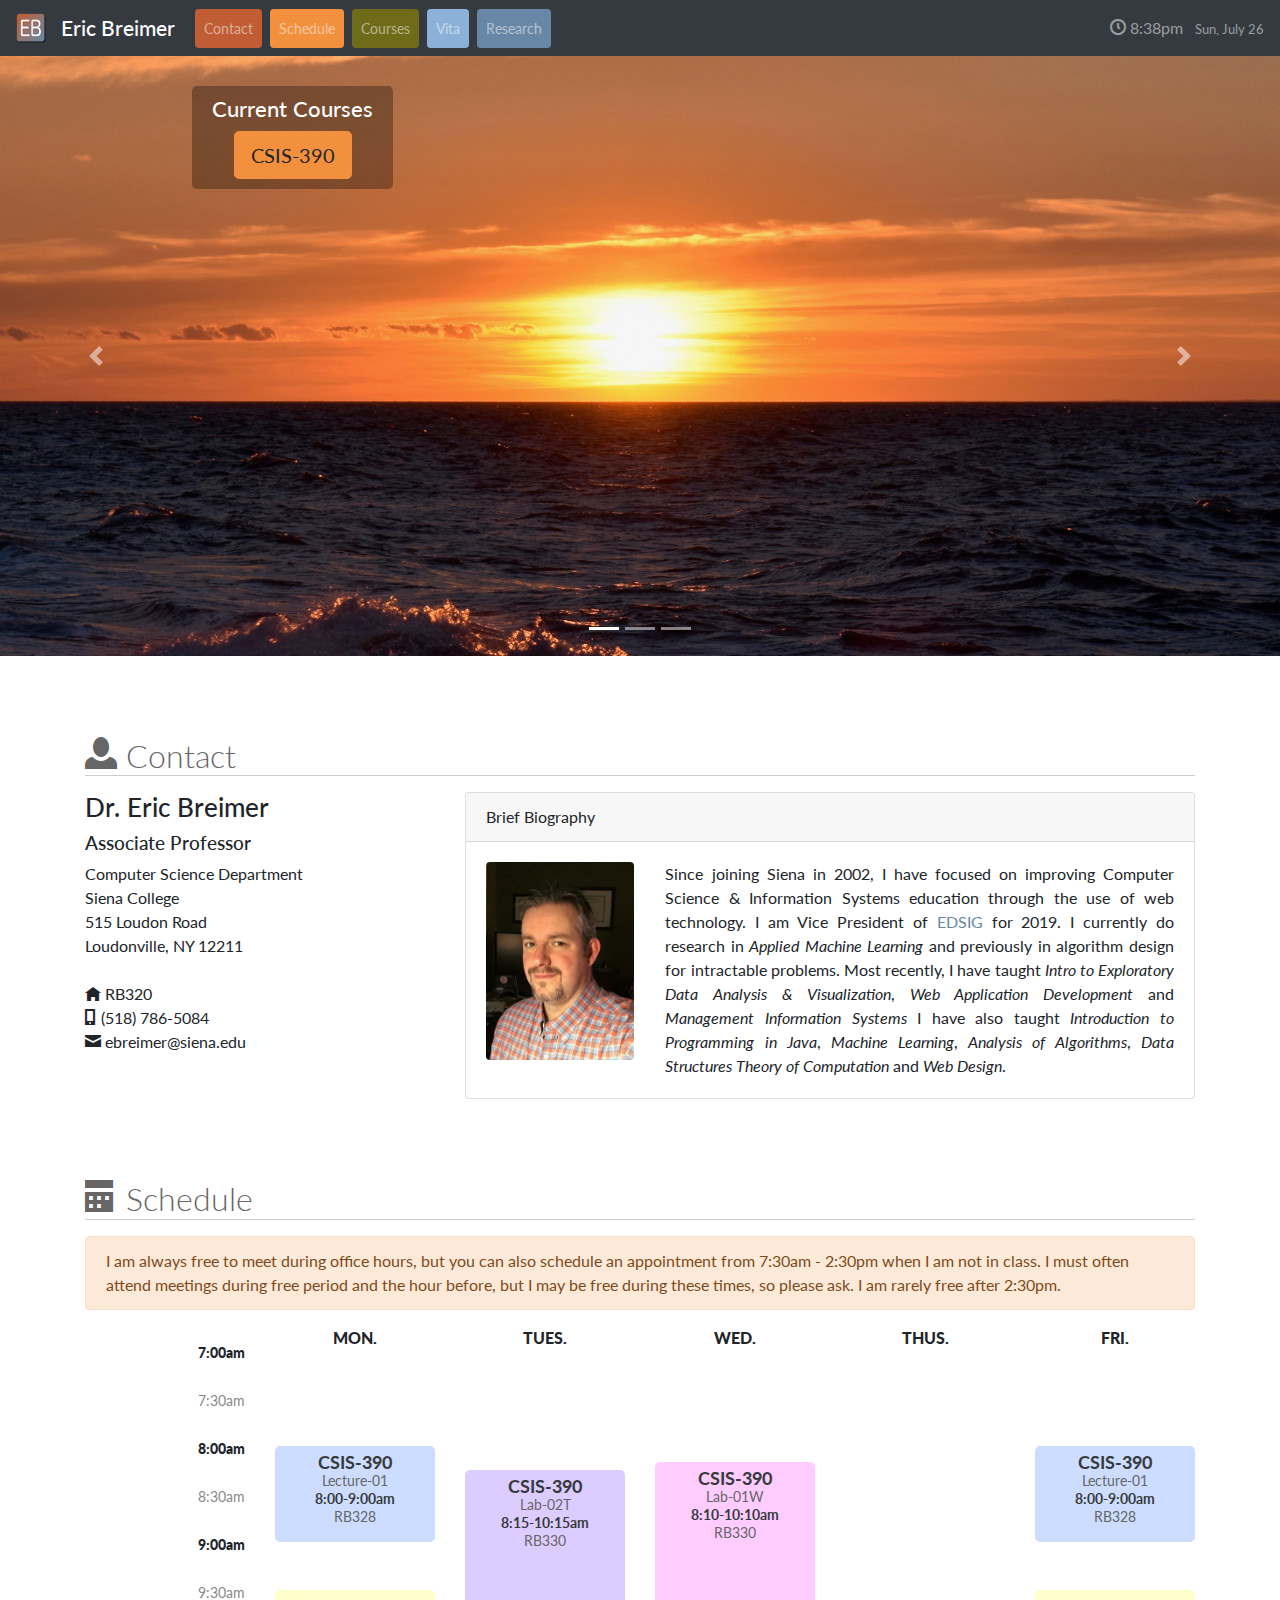
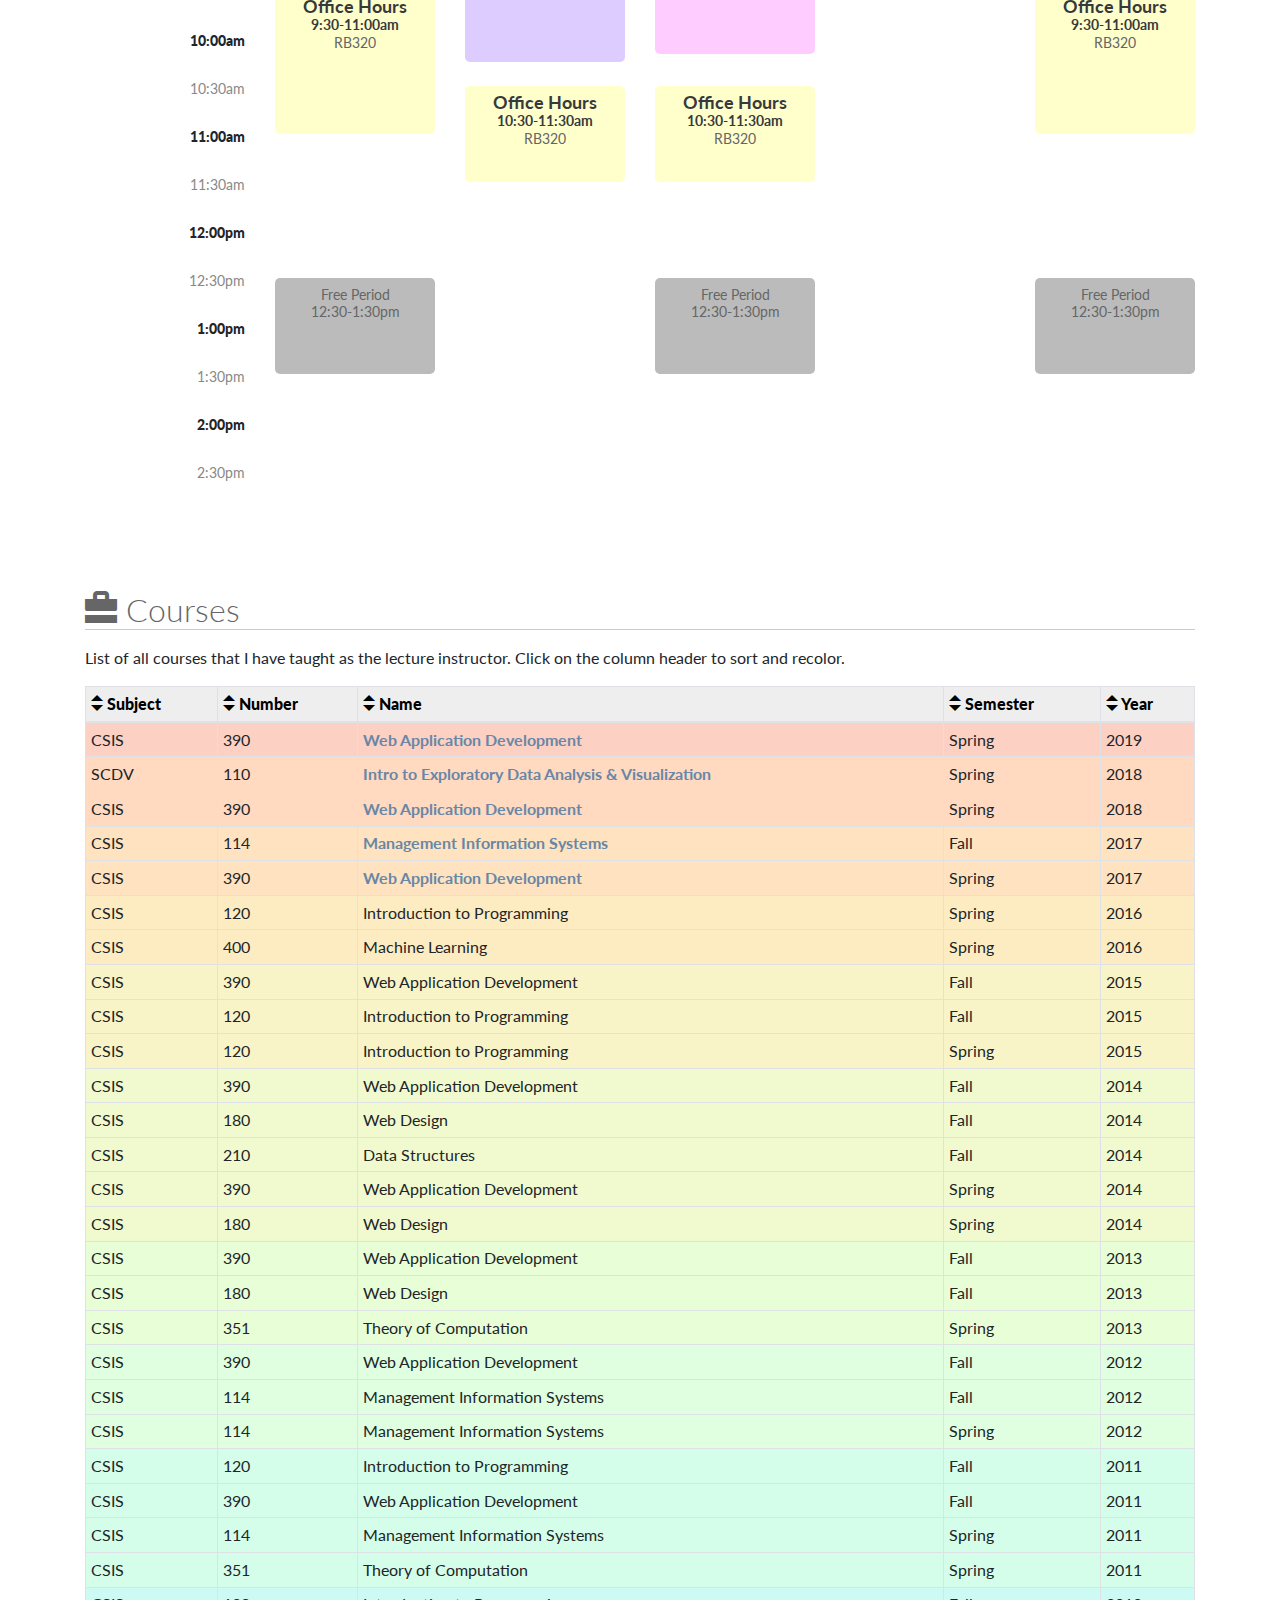
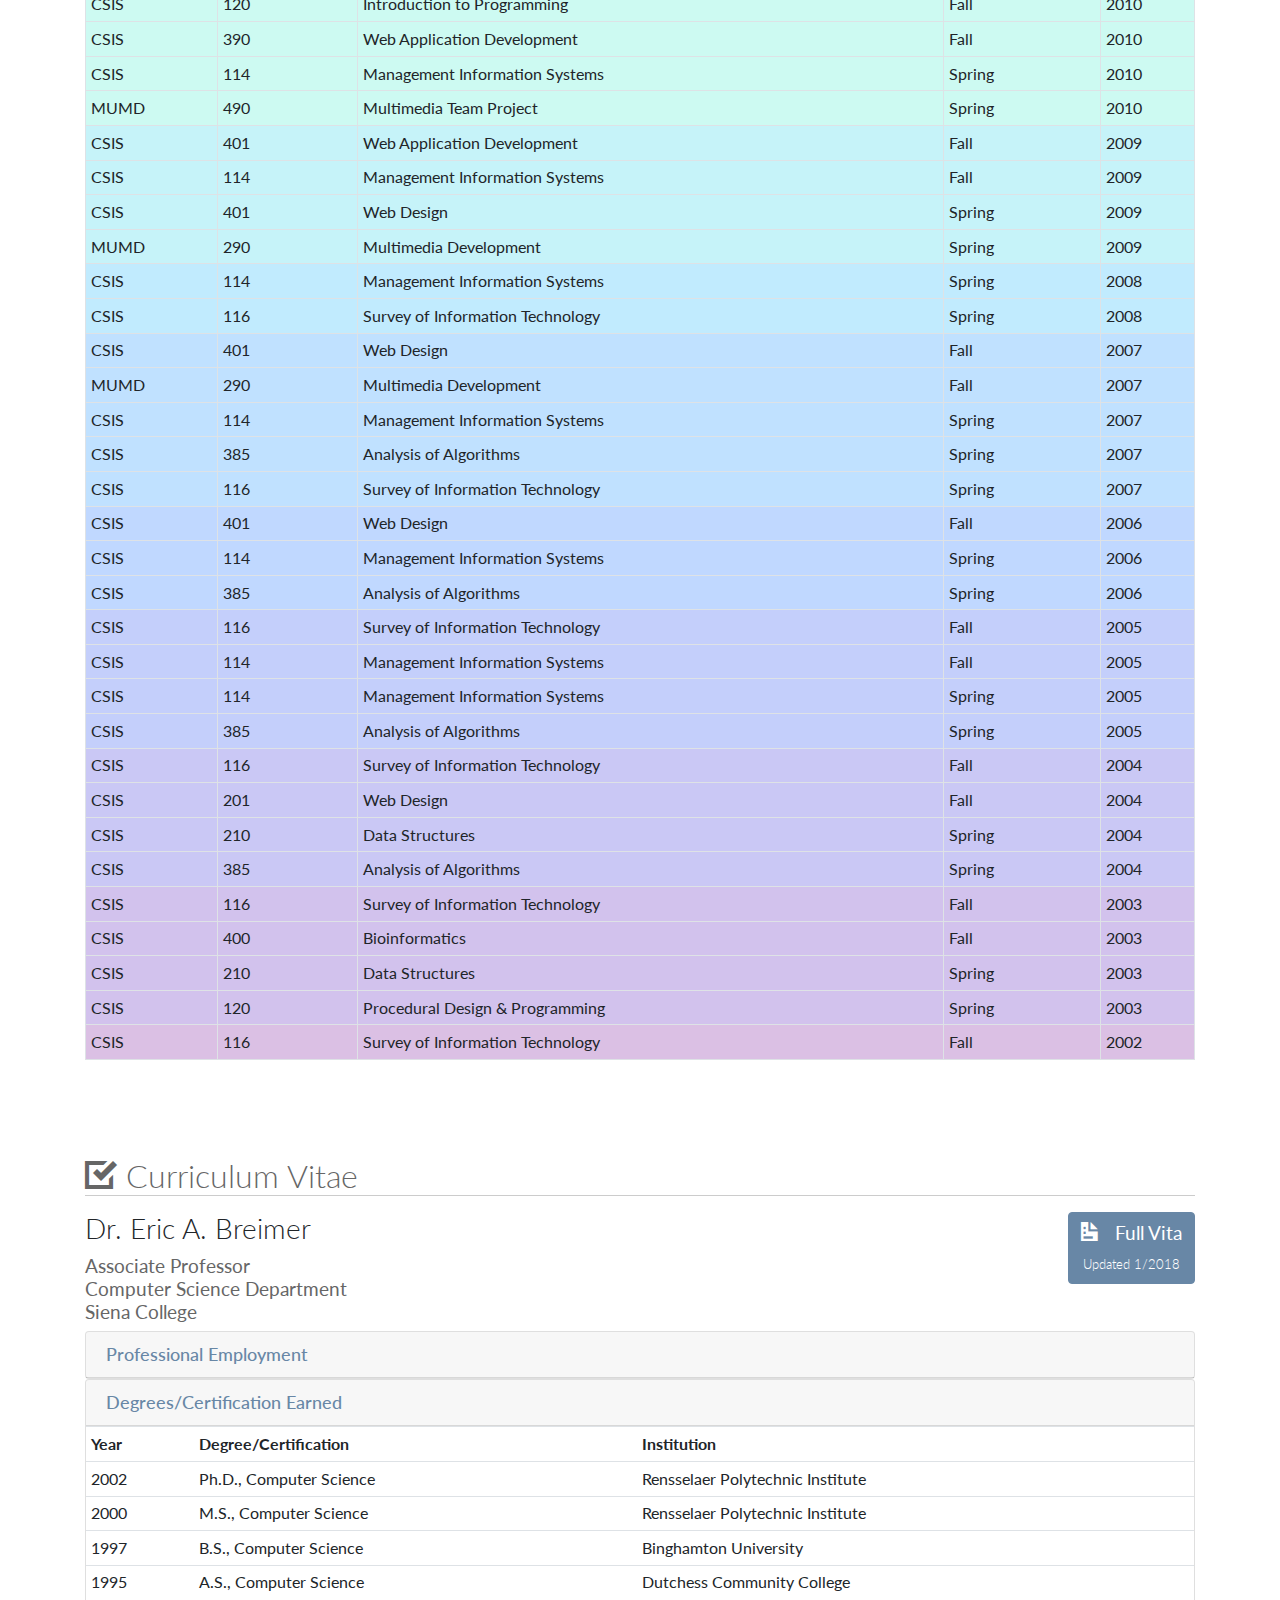
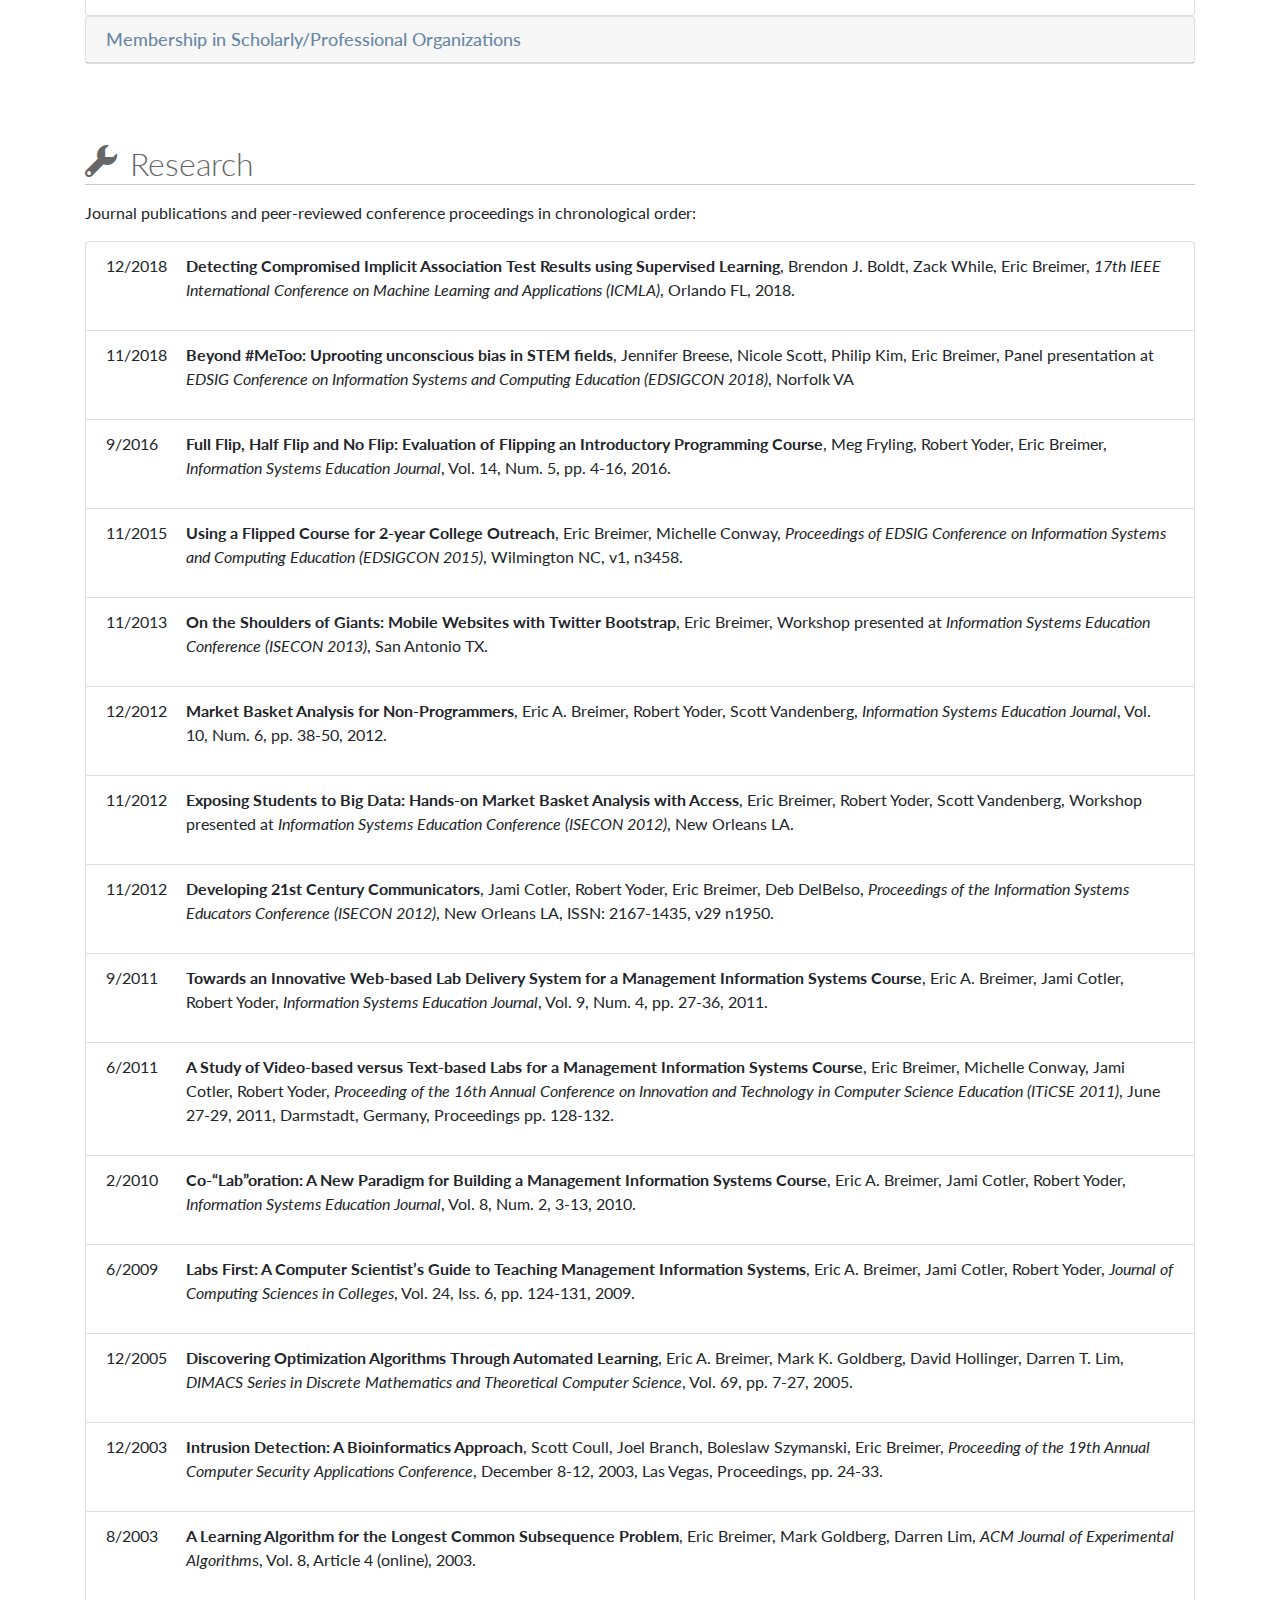
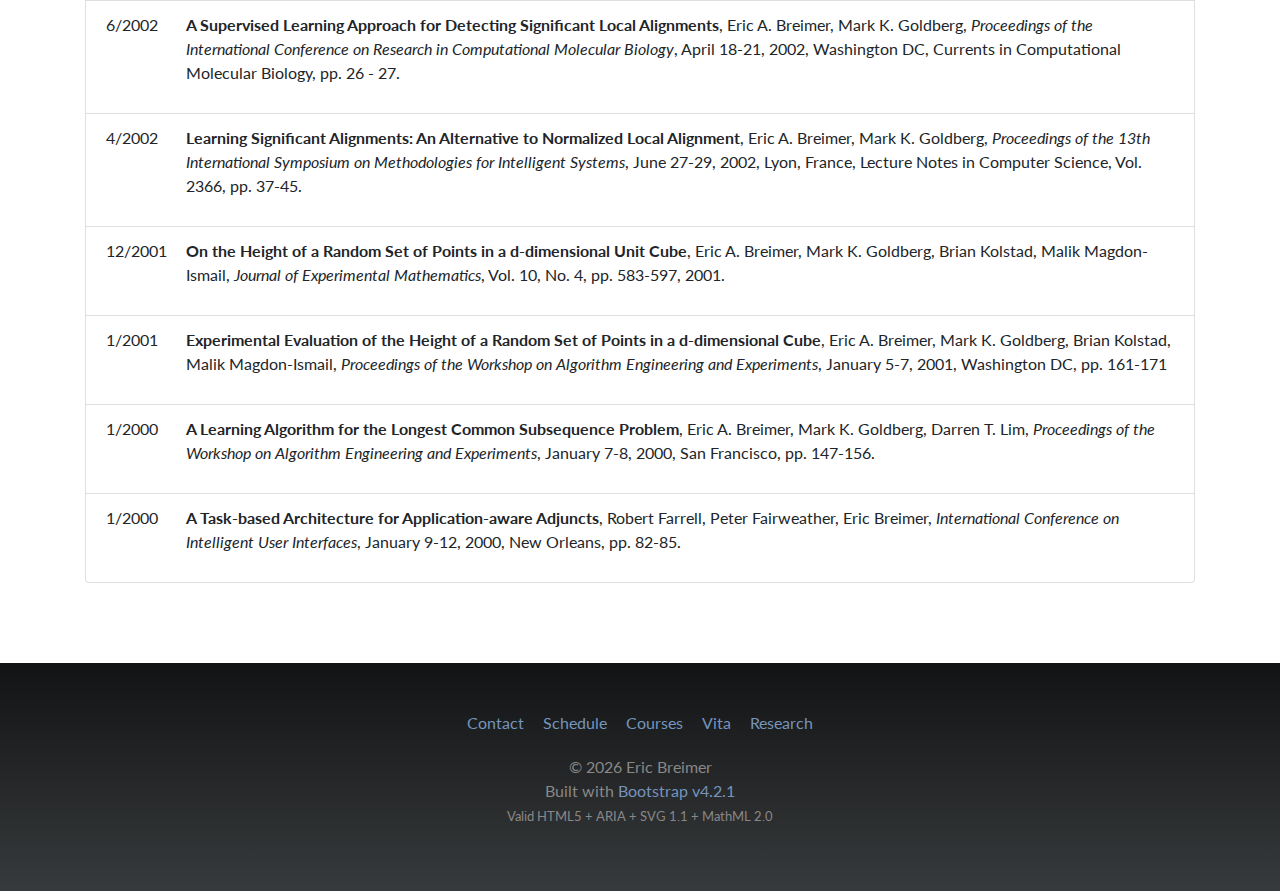
<file: index.html>
<!DOCTYPE html>
<html lang="en">
	 <!-- - - - - - - - - - - head - - - - - - - - - - -->
  <head>
    <meta charset="utf-8">
    <meta name="viewport" content="width=device-width, initial-scale=1, shrink-to-fit=no">
		<title>Eric Breimer</title>
		<link rel="icon" href="img/favicon.png?v=1.1">
    <!-- Bootstrap CSS -->
    <link rel="stylesheet" href="css/styles.css">
		<!-- Fonts -->
		<link rel="stylesheet" href="https://fonts.googleapis.com/css?family=Lato:100,300,400,700,900" >
		<link rel="stylesheet" href="css/open-iconic-bootstrap.css">
  </head>
	<!-- - - - - - - - - - - body - - - - - - - - - - -->
  <body data-spy="scroll" data-target="#main-navbar">
		<!-- - - - - - - - - - - nav - - - - - - - - - - -->
		<nav id="main-navbar" class="navbar navbar-expand-md fixed-top navbar-dark bg-dark">
		  <a class="navbar-brand" href="index.html">
      	<img src="img/favicon.png" width="30" height="30" class="d-inline-block align-top" alt="EB">
        &nbsp; <h1 class="navbar-title">Eric Breimer</h1>
      </a>
		  <button class="navbar-toggler" type="button" data-toggle="collapse" data-target="#navbar-menu" aria-controls="navbar-menu" aria-expanded="false" aria-label="Toggle navigation">
		    <span class="navbar-toggler-icon"></span>
		  </button>
		  <div class="collapse navbar-collapse" id="navbar-menu">
		    <ul class="navbar-nav mr-auto" role="tablist">
          <li class="nav-item"><a class="nav-link btn btn-sm btn-danger" href="#contact">Contact</a></li>
          <li class="nav-item"><a class="nav-link btn btn-sm btn-warning" href="#schedule">Schedule</a></li>
          <li class="nav-item"><a class="nav-link btn btn-sm btn-success" href="#courses">Courses</a></li>
          <li class="nav-item"><a class="nav-link btn btn-sm btn-info" href="#vita">Vita</a></li>
					<li class="nav-item"><a class="nav-link btn btn-sm btn-primary" href="#research">Research</a></li>          
		    </ul>
		    <div class="navbar-text float-right">
      		<span class="oi oi-clock"></span> <span id="time-day"></span>
      	</div> 
		  </div>  
    </nav> <!-- /navbar -->
		<!-- - - - - - - - - - - carousel - - - - - - - - - - -->
		<div id="main-carousel" class="carousel slide" data-ride="carousel">
		  <ol class="carousel-indicators">
		    <li data-target="#main-carousel" data-slide-to="0" class="active"></li>
		    <li data-target="#main-carousel" data-slide-to="1"></li>
		    <li data-target="#main-carousel" data-slide-to="2"></li>
		  </ol>
		  <div class="carousel-inner" role="listbox">
		    <div class="carousel-item active item1">
		      <div class="container">
			      <div class="carousel-caption">
              <h2>Current Courses</h2>
              <a class="btn btn-lg btn-warning" href="http://breimer.sienacs.com/courses/csis-390-s19/" role="button">CSIS-390</a>
            </div>
          </div>
		    </div>
		    <div class="carousel-item item2">
		      <div class="container">
            <div class="carousel-caption">
              <h2>Office Hours</h2>
              <a class="btn btn-lg btn-success" href="#schedule" role="button">See Schedule</a>
            </div>
          </div>
		    </div>
		    <div class="carousel-item item3">
		      <div class="container">
            <div class="carousel-caption">
              <h2>Recent Work</h2>
              <a class="btn btn-lg btn-info" href="#research" role="button">See Research</a>
            </div>
          </div>
		    </div>
		  </div>
		  <a class="carousel-control-prev" href="#main-carousel" role="button" data-slide="prev">
		    <span class="carousel-control-prev-icon" aria-hidden="true"></span>
		    <span class="sr-only">Previous</span>
		  </a>
		  <a class="carousel-control-next" href="#main-carousel" role="button" data-slide="next">
		    <span class="carousel-control-next-icon" aria-hidden="true"></span>
		    <span class="sr-only">Next</span>
		  </a>
		</div> <!-- /carousel -->
		<!-- - - - - - - - - - - main container - - - - - - - - - - -->
		<div class="container">
			
			<!-- - - - - - - - - - - contact section - - - - - - - - - - -->
			<h2 id="contact" class="main-section"><span class="oi oi-person"></span> Contact</h2>
			<div class="row">
		    <div class="col-xl-4 col-lg-4 col-md-12">
				  <div class="row">
						<div class="col-xl-12 col-lg-9 col-md-8 col-sm-7 col-12">
					    <h3 class="contact-name">Dr. Eric Breimer</h3>
					    <h4 class="contact-title">Associate Professor</h4>
					    <p>	Computer Science Department<br>
					    		Siena College<br>
					    		515 Loudon Road<br>
					    		Loudonville, NY 12211<br>
					    		<br>
					    		<span class="oi oi-home"></span> 							RB320<br>
					    		<span class="oi oi-phone"></span> 						(518) 786-5084<br>
					    		<span class="oi oi-envelope-closed"></span> 	ebreimer@siena.edu
					    </p>
						  <img src="img/ebreimer2.jpg" class="img-thumbnail d-block d-sm-none img-fluid" alt="Eric Breimer">  
						</div>		
						<div class="col-xl-9 col-lg-3 col-md-4 col-sm-5 col-4 d-none d-sm-block d-lg-none">
				    	<img src="img/ebreimer1.jpg" class="img-fluid img-thumbnail" alt="Eric Breimer">
						</div>
				  </div> <!-- row -->					  
		    </div> <!-- /col -->		
		    <div class="col-xl-8 col-lg-8 col-md-12">
		      <div class="card">
					  <div class="card-header">
					    Brief Biography
					  </div>
		      	<div class="card-body">
						  <div class="row">
								<div class="col-xl-3 col-lg-4 d-none d-lg-block bio-image">
									<img src="img/ebreimer1.jpg" class="img-fluid rounded" alt="Eric Breimer">
								</div>
								<div class="col-xl-9 col-lg-8 col-md-12">
						    	<p class="card-text biography">
						    		Since joining Siena in 2002, I have focused on
						    		improving Computer Science & Information Systems education 
										through the use of web technology.
										I am Vice President of <a href="http://www.edsig.org/">EDSIG</a> for 2019.
										I currently do research in <i>Applied Machine Learning</i> and previously in
										algorithm design for intractable problems.  
										Most recently, I have taught 
										<i>Intro to Exploratory Data Analysis & Visualization</i>, 
										<i>Web Application Development</i> and
										<i>Management Information Systems</i>
										I have also taught
										<i>Introduction to Programming in Java</i>,
										<i>Machine Learning</i>, 
										<i>Analysis of Algorithms</i>, 
										<i>Data Structures</i>
										<i>Theory of Computation</i> and 
										<i>Web Design</i>. 
										
							    </p>
								</div>
						  </div>
		      	</div>
					</div> <!-- /card -->
		    </div> <!-- /col -->
		  </div> <!-- /row -->
		  

		  <!-- - - - - - - - - - - Schedule - - - - - - - - - - -->
			<h2 id="schedule" class="main-section"><span class="oi oi-calendar"></span> Schedule</h2>
			
			<p class="alert alert-warning">I am always free to meet during office hours, but you can also
			schedule an appointment from 7:30am - 2:30pm when I am not in class. 
			I must often attend meetings during free period and the hour before,
			but I may be free during these times, so please ask.
			I am rarely free after 2:30pm.
			</p>			
			<div class="row my-schedule">

				<!-- Time -->
				<div class="col-sm-2">
					<div class="time" style="height: 1rem"></div>
					<div class="hour" style="height: 3rem">7:00am</div>
					<div class="half" style="height: 3rem">7:30am</div>
					<div class="hour" style="height: 3rem">8:00am</div>
					<div class="half" style="height: 3rem">8:30am</div>
					<div class="hour" style="height: 3rem">9:00am</div>
					<div class="half" style="height: 3rem">9:30am</div>
					<div class="hour" style="height: 3rem">10:00am</div>
					<div class="half" style="height: 3rem">10:30am</div>
					<div class="hour" style="height: 3rem">11:00am</div>
					<div class="half" style="height: 3rem">11:30am</div>
					<div class="hour" style="height: 3rem">12:00pm</div>
					<div class="half" style="height: 3rem">12:30pm</div>
					<div class="hour" style="height: 3rem">1:00pm</div>
					<div class="half" style="height: 3rem">1:30pm</div>
					<div class="hour" style="height: 3rem">2:00pm</div>
					<div class="half" style="height: 3rem">2:30pm</div>
				</div>
					
				<!-- Monday -->
				<div class="col-sm-2">
					<div class="day">Mon.</div>

					<div class="free" style="height: 6rem"></div>
										
					<div class="item course-1">
					 	<a href="courses/scdv-110-f18/"><b>CSIS-390</b></a><br>
					 	<i>Lecture-01</i><br>
					 	<u>8:00-9:00am</u><br>
					 	RB328
					</div>
					
					<div class="free" style="height: 3rem"></div>
						
					<div class="item office" style="height: 9rem">
					 	<b>Office Hours</b><br>
					 	<u>9:30-11:00am</u><br>
					 	RB320
					</div>
					
					<div class="free" style="height: 9rem"></div>
					
					<div class="item free-period" style="height: 6rem">
					 	Free Period<br>
					  12:30-1:30pm
					</div>																		
				</div> <!-- /col  -->
				
				<!-- Tuesday -->
				<div class="col-sm-2">
					<div class="day">Tues.</div>
					
					<div class="free" style="height: 7.5rem"></div>
					
					<div class="item course-2">
					 	<a href="courses/scdv-110-f18/"><b>CSIS-390</b></a><br>
					 	<i>Lab-02T</i><br>
					 	<u>8:15-10:15am</u><br>
					 	RB330
					</div>
					
					<div class="free" style="height: 1.5rem"></div>
						
					<div class="item office" style="height: 6rem">
					 	<b>Office Hours</b><br>
					 	<u>10:30-11:30am</u><br>
					 	RB320
					</div>
				</div> <!-- /col -->
				
				<!-- Wednesday -->
				<div class="col-sm-2">
					<div class="day">Wed.</div>
						
					<div class="free" style="height: 7rem"></div>
					
					<div class="item course-3">
					 	<a href="courses/scdv-110-f18/"><b>CSIS-390</b></a><br>
					 	<i>Lab-01W</i><br>
					 	<u>8:10-10:10am</u><br>
					 	RB330
					</div>
					
					<div class="free" style="height: 2rem"></div>
						
					<div class="item office" style="height: 6rem">
					 	<b>Office Hours</b><br>
					 	<u>10:30-11:30am</u><br>
					 	RB320
					</div>
					
					<div class="free" style="height: 6rem"></div>
					
					<div class="item free-period" style="height: 6rem">
					 	Free Period<br>
					  12:30-1:30pm
					</div>																		
				</div> <!-- /col -->
				
				<!-- Thursday -->
				<div class="col-sm-2">
					<div class="day">Thus.</div>
				</div> <!-- /col -->
				
				<!-- Friday -->
				<div class="col-sm-2">
					<div class="day">Fri.</div>

					<div class="free" style="height: 6rem"></div>
	
					<div class="item course-1">
					 	<a href="courses/scdv-110-f18/"><b>CSIS-390</b></a><br>
					 	<i>Lecture-01</i><br>
					 	<u>8:00-9:00am</u><br>
					 	RB328
					</div>
					
					<div class="free" style="height: 3rem"></div>
						
					<div class="item office" style="height: 9rem">
					 	<b>Office Hours</b><br>
					 	<u>9:30-11:00am</u><br>
					 	RB320
					</div>
					
					<div class="free" style="height: 9rem"></div>
					
					<div class="item free-period" style="height: 6rem">
					 	Free Period<br>
					  12:30-1:30pm
					</div>																												
				</div> <!-- /col -->
			</div> <!-- /row -->
		  
					  
		  <!-- - - - - - - - - - - Courses - - - - - - - - - - -->
			<h2 id="courses" class="main-section"><span class="oi oi-briefcase"></span> Courses</h2>
			
			<p>List of all courses that I have taught as the lecture instructor. Click on the column header to sort and recolor.</p>
		  
			<table id="colorsort" class="table table-sm table-bordered tablesorter">
				<thead>
					<tr>
						<th><span class="oi oi-elevator"></span> <b>Subject</b><abbr>Sub</abbr></th>
						<th><span class="oi oi-elevator"></span> <b>Number</b><abbr>N</abbr></th>
						<th><span class="oi oi-elevator"></span> <b>Name</b><abbr>Name</abbr></th>
						<th><span class="oi oi-elevator"></span> <b>Semester</b><abbr>Sem</abbr></th>
						<th><span class="oi oi-elevator"></span> <b>Year</b><abbr>Y</abbr></th>
					</tr>
				</thead>
				<tbody>
					<tr>
					<td>CSIS</td>
					<td>390</td>
					<td><a href="courses/csis-390-s19/"><b>Web Application Development</b></a></td>
					<td>Spring</td>
					<td>2019</td>
					</tr>

					<tr>
					<td>SCDV</td>
					<td>110</td>
					<td><a href="courses/scdv-110-f18/"><b>Intro to Exploratory Data Analysis & Visualization</b></a></td>
					<td>Spring</td>
					<td>2018</td>
					</tr>

					<tr>
					<td>CSIS</td>
					<td>390</td>
					<td><a href="courses/csis-390-s18/"><b>Web Application Development</b></a></td>
					<td>Spring</td>
					<td>2018</td>
					</tr>

					<tr>
					<td>CSIS</td>
					<td>114</td>
					<td><a href="courses/csis-114-f17/"><b>Management Information Systems</b></a></td>
					<td>Fall</td>
					<td>2017</td>
					</tr>
					
					<tr>
					<td>CSIS</td>
					<td>390</td>
					<td><a href="courses/csis-390-s17/"><b>Web Application Development</b></a></td>
					<td>Spring</td>
					<td>2017</td>
					</tr>
					
					<tr>
					<td>CSIS</td>
					<td>120</td>
					<td>Introduction to Programming</td>
					<td>Spring</td>
					<td>2016</td>
					</tr>
					
					<tr>
					<td>CSIS</td>
					<td>400</td>
					<td>Machine Learning</td>
					<td>Spring</td>
					<td>2016</td>
					</tr>
					
					<tr>
					<td>CSIS</td>
					<td>390</td>
					<td>Web Application Development</td>
					<td>Fall</td>
					<td>2015</td>
					</tr>
					
					<tr>
					<td>CSIS</td>
					<td>120</td>
					<td>Introduction to Programming</td>
					<td>Fall</td>
					<td>2015</td>
					</tr>
					
					<tr>
					<td>CSIS</td>
					<td>120</td>
					<td>Introduction to Programming</td>
					<td>Spring</td>
					<td>2015</td>
					</tr>
					
					<tr>
					<td>CSIS</td>
					<td>390</td>
					<td>Web Application Development</td>
					<td>Fall</td>
					<td>2014</td>
					</tr>
					
					<tr>
					<td>CSIS</td>
					<td>180</td>
					<td>Web Design</td>
					<td>Fall</td>
					<td>2014</td>
					</tr>
					
					<tr>
					<td>CSIS</td>
					<td>210</td>
					<td>Data Structures</td>
					<td>Fall</td>
					<td>2014</td>
					</tr>
					
					<tr>
					<td>CSIS</td>
					<td>390</td>
					<td>Web Application Development</td>
					<td>Spring</td>
					<td>2014</td>
					</tr>
					
					<tr>
					<td>CSIS</td>
					<td>180</td>
					<td>Web Design</td>
					<td>Spring</td>
					<td>2014</td>
					</tr>
					
					<tr>
					<td>CSIS</td>
					<td>390</td>
					<td>Web Application Development</td>
					<td>Fall</td>
					<td>2013</td>
					</tr>
					
					<tr>
					<td>CSIS</td>
					<td>180</td>
					<td>Web Design</td>
					<td>Fall</td>
					<td>2013</td>
					</tr>
					
					<tr>
					<td>CSIS</td>
					<td>351</td>
					<td>Theory of Computation</td>
					<td>Spring</td>
					<td>2013</td>
					</tr>
					
					<tr>
					<td>CSIS</td>
					<td>390</td>
					<td>Web Application Development</td>
					<td>Fall</td>
					<td>2012</td>
					</tr>
					
					<tr>
					<td>CSIS</td>
					<td>114</td>
					<td>Management Information Systems</td>
					<td>Fall</td>
					<td>2012</td>
					</tr>
					
					<tr>
					<td>CSIS</td>
					<td>114</td>
					<td>Management Information Systems</td>
					<td>Spring</td>
					<td>2012</td>
					</tr>
					
					<tr>
					<td>CSIS</td>
					<td>120</td>
					<td>Introduction to Programming</td>
					<td>Fall</td>
					<td>2011</td>
					</tr>
					
					<tr>
					<td>CSIS</td>
					<td>390</td>
					<td>Web Application Development</td>
					<td>Fall</td>
					<td>2011</td>
					</tr>
					
					<tr>
					<td>CSIS</td>
					<td>114</td>
					<td>Management Information Systems</td>
					<td>Spring</td>
					<td>2011</td>
					</tr>
					
					<tr>
					<td>CSIS</td>
					<td>351</td>
					<td>Theory of Computation</td>
					<td>Spring</td>
					<td>2011</td>
					</tr>
					
					<tr>
					<td>CSIS</td>
					<td>120</td>
					<td>Introduction to Programming</td>
					<td>Fall</td>
					<td>2010</td>
					</tr>
					
					<tr>
					<td>CSIS</td>
					<td>390</td>
					<td>Web Application Development</td>
					<td>Fall</td>
					<td>2010</td>
					</tr>
					
					<tr>
					<td>CSIS</td>
					<td>114</td>
					<td>Management Information Systems</td>
					<td>Spring</td>
					<td>2010</td>
					</tr>
					
					<tr>
					<td>MUMD</td>
					<td>490</td>
					<td>Multimedia Team Project</td>
					<td>Spring</td>
					<td>2010</td>
					</tr>
					
					<tr>
					<td>CSIS</td>
					<td>401</td>
					<td>Web Application Development</td>
					<td>Fall</td>
					<td>2009</td>
					</tr>
					
					<tr>
					<td>CSIS</td>
					<td>114</td>
					<td>Management Information Systems</td>
					<td>Fall</td>
					<td>2009</td>
					</tr>
					
					<tr>
					<td>CSIS</td>
					<td>401</td>
					<td>Web Design</td>
					<td>Spring</td>
					<td>2009</td>
					</tr>
					
					<tr>
					<td>MUMD</td>
					<td>290</td>
					<td>Multimedia Development</td>
					<td>Spring</td>
					<td>2009</td>
					</tr>
					
					<tr>
					<td>CSIS</td>
					<td>114</td>
					<td>Management Information Systems</td>
					<td>Spring</td>
					<td>2008</td>
					</tr>
					
					<tr>
					<td>CSIS</td>
					<td>116</td>
					<td>Survey of Information Technology</td>
					<td>Spring</td>
					<td>2008</td>
					</tr>
					
					<tr>
					<td>CSIS</td>
					<td>401</td>
					<td>Web Design</td>
					<td>Fall</td>
					<td>2007</td>
					</tr>
					
					<tr>
					<td>MUMD</td>
					<td>290</td>
					<td>Multimedia Development</td>
					<td>Fall</td>
					<td>2007</td>
					</tr>
					
					<tr>
					<td>CSIS</td>
					<td>114</td>
					<td>Management Information Systems</td>
					<td>Spring</td>
					<td>2007</td>
					</tr>
					
					<tr>
					<td>CSIS</td>
					<td>385</td>
					<td>Analysis of Algorithms</td>
					<td>Spring</td>
					<td>2007</td>
					</tr>
					
					<tr>
					<td>CSIS</td>
					<td>116</td>
					<td>Survey of Information Technology</td>
					<td>Spring</td>
					<td>2007</td>
					</tr>
					
					<tr>
					<td>CSIS</td>
					<td>401</td>
					<td>Web Design</td>
					<td>Fall</td>
					<td>2006</td>
					</tr>
					
					<tr>
					<td>CSIS</td>
					<td>114</td>
					<td>Management Information Systems</td>
					<td>Spring</td>
					<td>2006</td>
					</tr>
					
					<tr>
					<td>CSIS</td>
					<td>385</td>
					<td>Analysis of Algorithms</td>
					<td>Spring</td>
					<td>2006</td>
					</tr>
					
					<tr>
					<td>CSIS</td>
					<td>116</td>
					<td>Survey of Information Technology</td>
					<td>Fall</td>
					<td>2005</td>
					</tr>
					
					<tr>
					<td>CSIS</td>
					<td>114</td>
					<td>Management Information Systems</td>
					<td>Fall</td>
					<td>2005</td>
					</tr>
					
					<tr>
					<td>CSIS</td>
					<td>114</td>
					<td>Management Information Systems</td>
					<td>Spring</td>
					<td>2005</td>
					</tr>
					
					<tr>
					<td>CSIS</td>
					<td>385</td>
					<td>Analysis of Algorithms</td>
					<td>Spring</td>
					<td>2005</td>
					</tr>
					
					<tr>
					<td>CSIS</td>
					<td>116</td>
					<td>Survey of Information Technology</td>
					<td>Fall</td>
					<td>2004</td>
					</tr>
					
					<tr>
					<td>CSIS</td>
					<td>201</td>
					<td>Web Design</td>
					<td>Fall</td>
					<td>2004</td>
					</tr>
					
					<tr>
					<td>CSIS</td>
					<td>210</td>
					<td>Data Structures</td>
					<td>Spring</td>
					<td>2004</td>
					</tr>
					
					<tr>
					<td>CSIS</td>
					<td>385</td>
					<td>Analysis of Algorithms</td>
					<td>Spring</td>
					<td>2004</td>
					</tr>
					
					<tr>
					<td>CSIS</td>
					<td>116</td>
					<td>Survey of Information Technology</td>
					<td>Fall</td>
					<td>2003</td>
					</tr>
					
					<tr>
					<td>CSIS</td>
					<td>400</td>
					<td>Bioinformatics</td>
					<td>Fall</td>
					<td>2003</td>
					</tr>
					
					<tr>
					<td>CSIS</td>
					<td>210</td>
					<td>Data Structures</td>
					<td>Spring</td>
					<td>2003</td>
					</tr>
					
					<tr>
					<td>CSIS</td>
					<td>120</td>
					<td>Procedural Design &amp; Programming</td>
					<td>Spring</td>
					<td>2003</td>
					</tr>
					
					<tr>
					<td>CSIS</td>
					<td>116</td>
					<td>Survey of Information Technology</td>
					<td>Fall</td>
					<td>2002</td>
					</tr>
				</tbody>
			</table>		  
		  			
			<!-- - - - - - - - - - - Vita Section - - - - - - - - - - -->
			<h2 id="vita" class="main-section"><span class="oi oi-task"></span> Curriculum Vitae</h2>
			<a class="btn btn-primary vita-button" href="docs/vita2018.pdf">
				<span class="oi oi-document"></span> &nbsp;  Full Vita<br>
				<span class="vita-updated">Updated 1/2018</span>
			</a>
			<h3 class="vita-name">Dr. Eric A. Breimer</h3>
			<h4 class="vita-title">
				Associate Professor<br>
				Computer Science Department<br>
				Siena College
			</h4>				
			<div id="accordion" role="tablist" aria-multiselectable="true">
			  <div class="card">
		      <h5 class="card-header vita-section" role="tab" id="heading1">
		        <a data-toggle="collapse" data-parent="#accordion" href="#collapse1" aria-expanded="false" aria-controls="collapse1">
		          Professional Employment
		        </a>
		      </h5>
			    <div id="collapse1" class="collapse" role="tabpanel" aria-labelledby="heading1">
			      <div class="card-block">
							<table class="table table-sm">
							  <tr>
							    <th>Year</th>
							    <th>Institution</th>
							    <th>Rank</th>
							    <th>Subject Field</th>
							  </tr>
							  <tr>
							    <td>2017 - present</td>
							    <td>Siena College</td>
							    <td>Department Chair</td>
							    <td>Computer Science</td>
							  </tr>
							  <tr>
							    <td>2008 - present</td>
							    <td>Siena College</td>
							    <td>Associate Professor</td>
							    <td>Computer Science</td>
							  </tr>
							  <tr>
							    <td>2002 - 2008</td>
							    <td>Siena College</td>
							    <td>Assistant Professor</td>
							    <td>Computer Science</td>
							  </tr>
							  <tr>
							    <td>1999 - 2002</td>
							    <td>Rensselaer Polytechnic Institute</td>
							    <td>Instructor</td>
							    <td>Computer Science</td>
							  </tr>
							</table>
			      </div> <!-- /card-block -->
			    </div> <!-- /collapse -->
			  </div> <!-- /card -->
			  <div class="card">
			    <h5 class="card-header vita-section"  role="tab" id="heading2">
		        <a class="collapsed" data-toggle="collapse" data-parent="#accordion" href="#collapse2" aria-expanded="true" aria-controls="collapse2">
		          Degrees/Certification Earned
		        </a>
			    </h5>
			    <div id="collapse2" class="collapse show" role="tabpanel" aria-labelledby="heading2">
			      <div class="card-block">
							<table class="table table-sm">
							  <tr>
							    <th>Year</th>
							    <th>Degree/Certification</th>
							    <th>Institution</th>
							  </tr>
							  <tr>
							    <td>2002</td>
							    <td>Ph.D., Computer Science</td>
							    <td>Rensselaer Polytechnic Institute</td>
							  </tr>
							  <tr>
							    <td>2000</td>
							    <td>M.S., Computer Science</td>
							    <td>Rensselaer Polytechnic Institute</td>
							  </tr>
							  <tr>
							    <td>1997</td>
							    <td>B.S., Computer Science</td>
							    <td>Binghamton University</td>
							  </tr>
							  <tr>
							    <td>1995</td>
							    <td>A.S., Computer Science</td>
							    <td>Dutchess Community College</td>
							  </tr>
							</table>
			      </div> <!-- /card-block -->
			    </div> <!-- /collapse -->
			  </div> <!-- /card -->
			  <div class="card">
			    <h5 class="card-header vita-section"  role="tab" id="heading3">
		        <a class="collapsed" data-toggle="collapse" data-parent="#accordion" href="#collapse3" aria-expanded="false" aria-controls="collapse3">
		          Membership in Scholarly/Professional Organizations
		        </a>
			    </h5>
			    <div id="collapse3" class="collapse" role="tabpanel" aria-labelledby="heading3">
			      <div class="card-block">
							<ul>
								<li>Vice President (2019), Education Special Interest Group (EDSIG),
								Association of Information Technology Professionals (AITP), Member Since 2008</li>
								<li>President (2017-2018), Information Systems & Computing Academic Professionals, Inc. (ISCAP)</li>
								<li>Board of Directors (2016), Information Systems & Computing Academic Professionals, Inc. (ISCAP)</li>
								<li>Board of Directors (2012-2015), Education Special Interest Group (EDSIG),
								Association of Information Technology Professionals (AITP), Member Since 2008</li>
								<li>Member, Upsilon Pi Epsilon, Since 2009</li>
								<li>Member, Association for Computing Machinery, Since 1997</li>
								<li>Member, Phi Theta Kappa, Since 1995</li>
							</ul>
						</div> <!-- /card-block -->
			    </div> <!-- /collapse -->
			  </div> <!-- /card -->
			</div><!-- /accordian -->

			
		  <!-- - - - - - - - - - - Research Section - - - - - - - - - - -->
			<h2 id="research" class="main-section"><span class="oi oi-wrench"></span> Research</h2>
			
			<p>Journal publications and peer-reviewed conference proceedings in chronological order:</p>
			
			<ul class="list-group pub-list">
			
				<li class="list-group-item">
					<u>12/2018</u>
					<p>
						<b>Detecting Compromised Implicit Association Test Results using Supervised Learning</b>,
						Brendon J. Boldt, Zack While, Eric Breimer,
						<i>17th IEEE International Conference on Machine Learning and Applications (ICMLA)</i>, Orlando FL, 2018.
					</p>
				</li>

				<li class="list-group-item">
					<u>11/2018</u>
					<p>
						<b>Beyond #MeToo: Uprooting unconscious bias in STEM fields</b>,
						Jennifer	Breese, Nicole	Scott, Philip	Kim, Eric	Breimer, Panel presentation at
						<i>EDSIG Conference on Information Systems and Computing Education (EDSIGCON 2018)</i>, Norfolk VA
					</p>
				</li>

				<li class="list-group-item">
					<u>9/2016</u>
					<p>
						<b>Full Flip, Half Flip and No Flip: Evaluation of Flipping an Introductory Programming Course</b>,
						Meg Fryling, Robert Yoder, Eric Breimer,
						<i>Information Systems Education Journal</i>, Vol. 14, Num. 5, pp. 4-16, 2016.
					</p>
				</li>
				
				<li class="list-group-item">
					<u>11/2015</u>
					<p>
						<b>Using a Flipped Course for 2-year College Outreach</b>,
						Eric Breimer, Michelle Conway,
						<i>Proceedings of EDSIG Conference on Information Systems and Computing Education (EDSIGCON 2015)</i>, Wilmington NC, v1, n3458.
					</p>
				</li>
								
				<li class="list-group-item">
					<u>11/2013</u>
					<p>
						<b>On the Shoulders of Giants: Mobile Websites with Twitter Bootstrap</b>,
						Eric Breimer, Workshop presented at
						<i>Information Systems Education Conference (ISECON 2013)</i>, San Antonio TX.
					</p>
				</li>
				
				<li class="list-group-item">
					<u>12/2012</u>
					<p>
						<b>Market Basket Analysis for Non-Programmers</b>,
						Eric A. Breimer, Robert Yoder, Scott Vandenberg, 
						<i>Information Systems Education Journal</i>, Vol. 10, Num. 6, pp. 38-50, 2012.
					</p>
				</li>
				
				<li class="list-group-item">
					<u>11/2012</u>
					<p>
						<b>Exposing Students to Big Data: Hands-on Market Basket Analysis with Access</b>,
						Eric Breimer, Robert Yoder, Scott Vandenberg, Workshop presented at
						<i>Information Systems Education Conference (ISECON 2012)</i>, New Orleans LA.
					</p>
				</li>
				
				<li class="list-group-item">
					<u>11/2012</u>
					<p>
						<b>Developing 21st Century Communicators</b>,
						Jami Cotler, Robert Yoder, Eric Breimer, Deb DelBelso, 
						<i>Proceedings of the Information Systems Educators Conference (ISECON 2012)</i>, New Orleans LA, ISSN: 2167-1435, v29 n1950.
					</p>
				</li>
				
				<li class="list-group-item">
					<u>9/2011</u>
					<p>
						<b>Towards an Innovative Web-based Lab Delivery System for a Management Information Systems Course</b>,
						Eric A. Breimer, Jami Cotler, Robert Yoder, 
						<i>Information Systems Education Journal</i>, Vol. 9, Num. 4, pp. 27-36, 2011.
					</p>
				</li>
				
				<li class="list-group-item">
					<u>6/2011</u>
					<p>
						<b>A Study of Video-based versus Text-based Labs for a Management Information Systems Course</b>,
						Eric Breimer, Michelle Conway, Jami Cotler, Robert Yoder, 
						<i>Proceeding of the 16th Annual Conference on Innovation and Technology in Computer Science Education (ITiCSE 2011)</i>, June 27-29, 2011, Darmstadt, Germany, Proceedings  pp. 128-132.
					</p>
				</li>
				
				<li class="list-group-item">
					<u>2/2010</u>
					<p>
						<b>Co-“Lab”oration: A New Paradigm for Building a Management Information Systems Course</b>,
						Eric A. Breimer, Jami Cotler, Robert Yoder, 
						<i>Information Systems Education Journal</i>, Vol. 8, Num. 2, 3-13, 2010.
					</p>
				</li>
				
				<li class="list-group-item">
					<u>6/2009</u>
					<p>
						<b>Labs First: A Computer Scientist’s Guide to Teaching Management Information Systems</b>,
						Eric A. Breimer, Jami Cotler, Robert Yoder,
						<i>Journal of Computing Sciences in Colleges</i>, Vol. 24, Iss. 6, pp. 124-131, 2009.
					</p>
				</li>
				
				<li class="list-group-item">
					<u>12/2005</u>
					<p>
						<b>Discovering Optimization Algorithms Through Automated Learning</b>,
						Eric A. Breimer, Mark K. Goldberg, David Hollinger, Darren T. Lim, 
						<i>DIMACS Series in Discrete Mathematics and Theoretical Computer Science</i>, Vol. 69, pp. 7-27, 2005.
					</p>
				</li>
				
				<li class="list-group-item">
					<u>12/2003</u>
					<p>
						<b>Intrusion Detection: A Bioinformatics Approach</b>,
						Scott Coull, Joel Branch, Boleslaw Szymanski, Eric Breimer, 
						<i>Proceeding of the 19th Annual Computer Security Applications Conference</i>, December 8-12, 2003, Las Vegas, Proceedings, pp. 24-33.
					</p>
				</li> 
				
				<li class="list-group-item">
					<u>8/2003</u>
					<p>
						<b>A Learning Algorithm for the Longest Common Subsequence Problem</b>,
						Eric Breimer, Mark Goldberg, Darren Lim, 
						<i>ACM Journal of Experimental Algorithm</i>s, Vol. 8, Article 4 (online), 2003.
					</p>
				</li>
				
				<li class="list-group-item">
					<u>6/2002</u>
					<p>
						<b>A Supervised Learning Approach for Detecting Significant Local Alignments</b>,
						Eric A. Breimer, Mark K. Goldberg, 
						<i>Proceedings of the International Conference on Research in Computational Molecular Biology</i>, April 18-21, 2002, Washington DC, Currents in Computational Molecular Biology, pp. 26 - 27.
					</p>
				</li> 
				
				<li class="list-group-item">
					<u>4/2002</u>
					<p>
						<b>Learning Significant Alignments: An Alternative to Normalized Local Alignment</b>,
						Eric A. Breimer, Mark K. Goldberg,
						<i>Proceedings of the 13th International Symposium on Methodologies for Intelligent Systems</i>, June 27-29, 2002, Lyon, France, Lecture Notes in Computer Science, Vol. 2366, pp. 37-45.
					</p>
				</li> 
				  
				<li class="list-group-item">
					<u>12/2001</u>
					<p>
						<b>On the Height of a Random Set of Points in a d-dimensional Unit Cube</b>,
						Eric A. Breimer, Mark K. Goldberg, Brian Kolstad, Malik Magdon-Ismail,
						<i>Journal of Experimental Mathematics</i>, Vol. 10, No. 4, pp. 583-597, 2001.
					</p>
				</li> 
				 
				<li class="list-group-item">
					<u>1/2001</u>
					<p>
						<b>Experimental Evaluation of the Height of a Random Set of Points in a d-dimensional Cube</b>,
						Eric A. Breimer, Mark K. Goldberg, Brian Kolstad, Malik Magdon-Ismail, 
						<i>Proceedings of the Workshop on Algorithm Engineering and Experiments</i>, January 5-7, 2001, Washington DC, pp. 161-171
					</p>
				</li> 
				 
				<li class="list-group-item">
					<u>1/2000</u>
					<p>
						<b>A Learning Algorithm for the Longest Common Subsequence Problem</b>,
						Eric A. Breimer, Mark K. Goldberg, Darren T. Lim, 
						<i>Proceedings of the Workshop on Algorithm Engineering and Experiments</i>, January 7-8, 2000, San Francisco, pp. 147-156.
					</p>
				</li>
				  
				<li class="list-group-item">
					<u>1/2000</u>
					<p>
						<b>A Task-based Architecture for Application-aware Adjuncts</b>,
						Robert Farrell, Peter Fairweather, Eric Breimer, 
						<i>International Conference on Intelligent User Interfaces</i>, January 9-12, 2000, New Orleans, pp. 82-85.
					</p>
				</li>
		
			</ul>
			
		</div><!-- /container -->					
		
		<!-- - - - - - - - - - - footer - - - - - - - - - - -->
    <footer>
			<div class="container">
				<ul class="footer-links">
          <li><a href="#contact">Contact</a></li>
          <li><a href="#schedule">Schedule</a></li>
          <li><a href="#courses">Courses</a></li>
          <li><a href="#vita">Vita</a></li>
          <li><a href="#research">Research</a></li>
				</ul>
				<p>&copy; <span id="copy-year"></span> Eric Breimer<br>
				Built with <a href="https://getbootstrap.com/">Bootstrap v4.2.1</a><br>
				<small>Valid HTML5 + ARIA + SVG 1.1 + MathML 2.0</small></p>
			</div>
		</footer>

    <!-- - - - - - - - - - - javascript - - - - - - - - - - -->
    <script src="js/jquery.min.js"></script>
    <script src="js/popper.min.js"></script>
    <script src="js/bootstrap.min.js"></script>
    <script src="js/jquery.tablesorter.min.js"></script>
    <script src="js/jquery.heatcolor.min.js"></script>
    <script src="js/heatcolor.js"></script>
    <script src="js/timeday.js"></script>
    <script>
			$(function() {
				$("#colorsort").tablesorter();
				$("th").click(sortwithcolor);
				sortwithcolorint(5);
				generatetimeday();	
			});
    </script>
  </body>
</html>
</file>
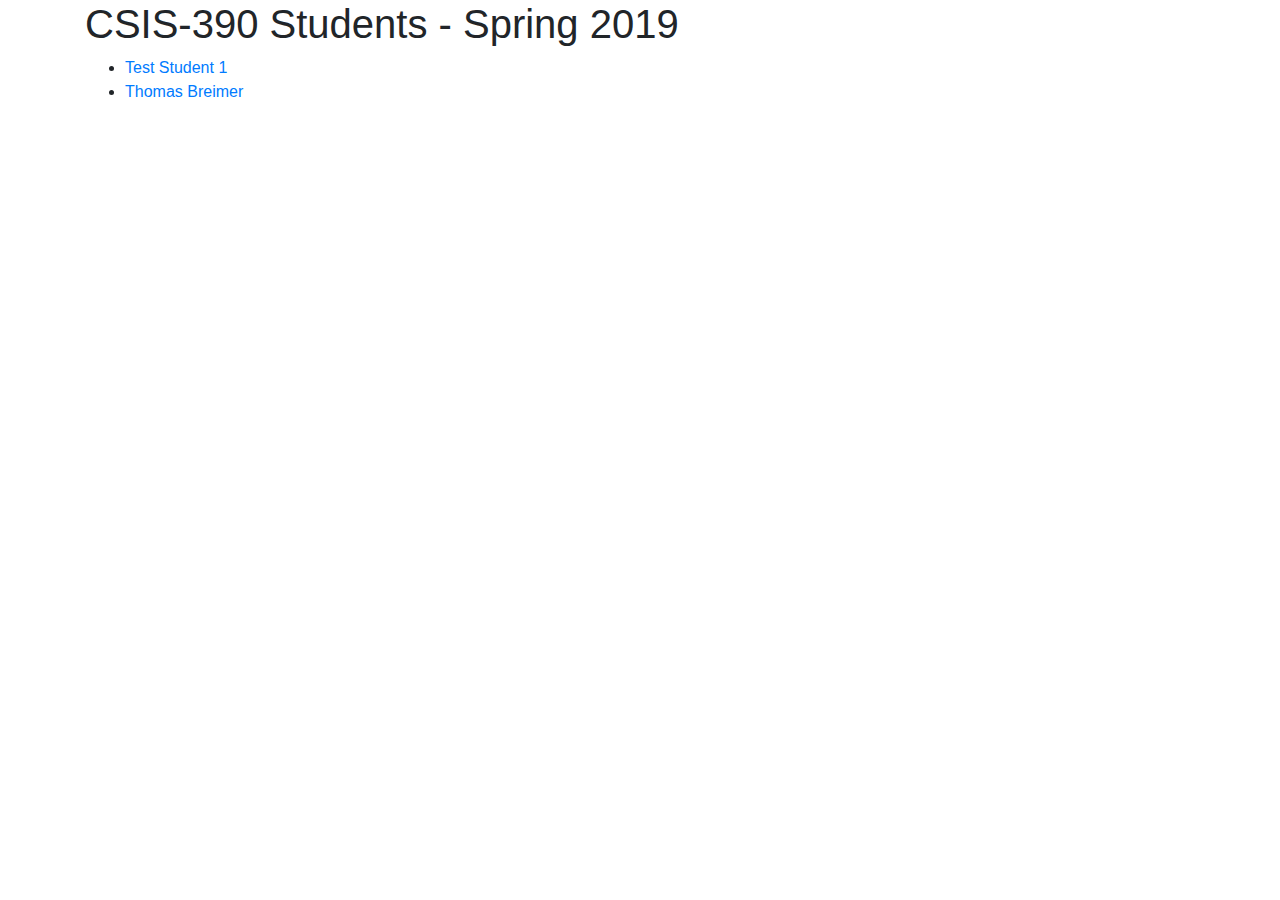
<file: csis-390-students/home.html>
<!doctype html>
<html lang="en">
  <head>
    <!-- Required Meta Tags -->
    <meta charset="utf-8">
    <meta name="viewport" content="width=device-width, initial-scale=1, shrink-to-fit=no">
    <!-- CSS -->
    <link rel="stylesheet" href="https://maxcdn.bootstrapcdn.com/bootstrap/4.0.0/css/bootstrap.min.css">
    <title>CSIS-390 Students - Spring 2019</title>
  </head>
  <body>
    <div class="container">
      <h1>CSIS-390 Students - Spring 2019</h1>
      <ul>
        <li><a href="test_student1.html">Test Student 1</a></li>
        <li><a href="tbreimer.html">Thomas Breimer</a></li> 
      </ul>  
    </div>
    <!--  JavaScript -->
    <script src="https://code.jquery.com/jquery-3.2.1.slim.min.js"></script>
    <script src="https://cdnjs.cloudflare.com/ajax/libs/popper.js/1.12.9/umd/popper.min.js"></script>
    <script src="https://maxcdn.bootstrapcdn.com/bootstrap/4.0.0/js/bootstrap.min.js"></script>
  </body>
</html>
</file>
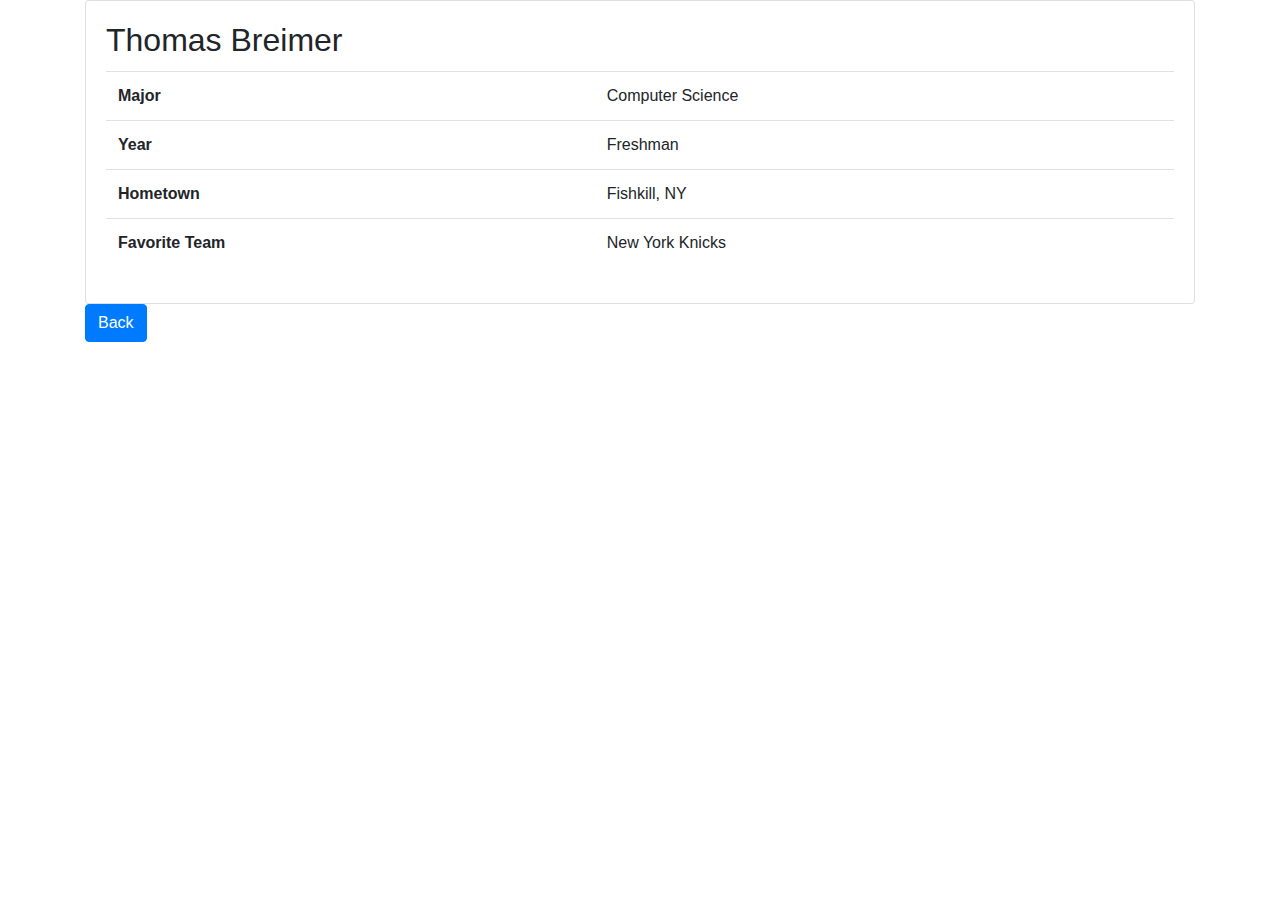
<file: csis-390-students/tbreimer.html>
<!doctype html>
<html lang="en">
  <head>
    <!-- Required Meta Tags -->
    <meta charset="utf-8">
    <meta name="viewport" content="width=device-width, initial-scale=1, shrink-to-fit=no">
    <!-- CSS -->
    <link rel="stylesheet" href="https://maxcdn.bootstrapcdn.com/bootstrap/4.0.0/css/bootstrap.min.css">
    <title>Thomas Breimer</title>
  </head>
  <body>
    <div class="container">
      <div class="card">
        <div class="card-body">
          <h2 class="card-title">Thomas Breimer</h2>
          <div class="card-text">
            <table class="table">
              <tr>
                <th>Major</th>
                <td>Computer Science</td>
              </tr>
              <tr>
                <th>Year</th>
                <td>Freshman</td>
              </tr>
              <tr>
                <th>Hometown</th>
                <td>Fishkill, NY</td>
              </tr>
              <tr>
                <th>Favorite Team</th>
                <td>New York Knicks</td>
              </tr>
            </table>
          </div>
        </div>
      </div>
      <a href="home.html" class="btn btn-primary">Back</a>	  
    </div>
    <!--  JavaScript -->
    <script src="https://code.jquery.com/jquery-3.2.1.slim.min.js"></script>
    <script src="https://cdnjs.cloudflare.com/ajax/libs/popper.js/1.12.9/umd/popper.min.js"></script>
    <script src="https://maxcdn.bootstrapcdn.com/bootstrap/4.0.0/js/bootstrap.min.js"></script>
  </body>
</html>
</file>
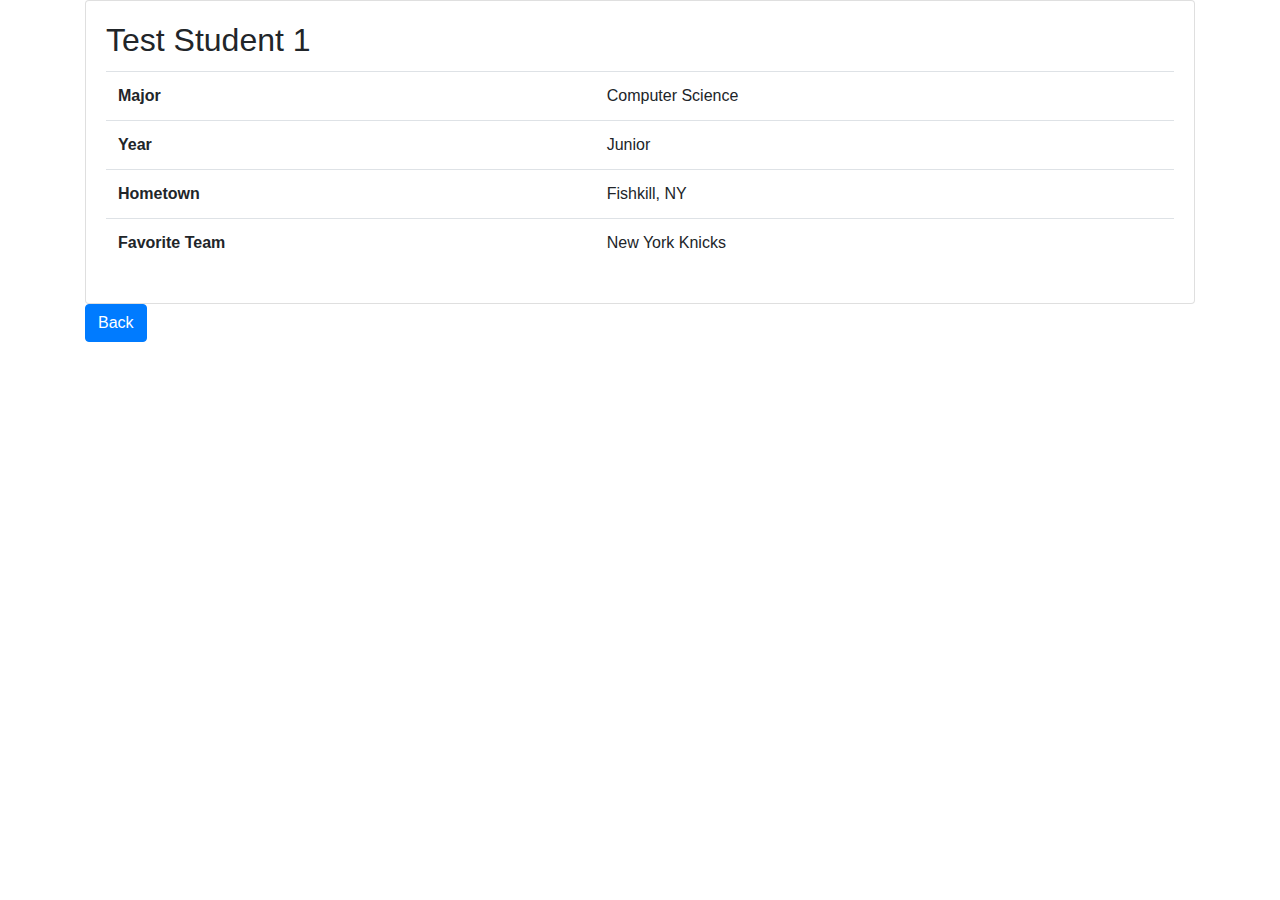
<file: csis-390-students/test_student1.html>
<!doctype html>
<html lang="en">
  <head>
    <!-- Required Meta Tags -->
    <meta charset="utf-8">
    <meta name="viewport" content="width=device-width, initial-scale=1, shrink-to-fit=no">
    <!-- CSS -->
    <link rel="stylesheet" href="https://maxcdn.bootstrapcdn.com/bootstrap/4.0.0/css/bootstrap.min.css">
    <title>Test Student 1</title>
  </head>
  <body>
    <div class="container">
      <div class="card">
        <div class="card-body">
          <h2 class="card-title">Test Student 1</h2>
          <div class="card-text">
            <table class="table">
              <tr>
                <th>Major</th>
                <td>Computer Science</td>
              </tr>
              <tr>
                <th>Year</th>
                <td>Junior</td>
              </tr>
              <tr>
                <th>Hometown</th>
                <td>Fishkill, NY</td>
              </tr>
              <tr>
                <th>Favorite Team</th>
                <td>New York Knicks</td>
              </tr>
            </table>
          </div>
        </div>
      </div>
      <a href="home.html" class="btn btn-primary">Back</a>	  
    </div>
    <!--  JavaScript -->
    <script src="https://code.jquery.com/jquery-3.2.1.slim.min.js"></script>
    <script src="https://cdnjs.cloudflare.com/ajax/libs/popper.js/1.12.9/umd/popper.min.js"></script>
    <script src="https://maxcdn.bootstrapcdn.com/bootstrap/4.0.0/js/bootstrap.min.js"></script>
  </body>
</html>
</file>
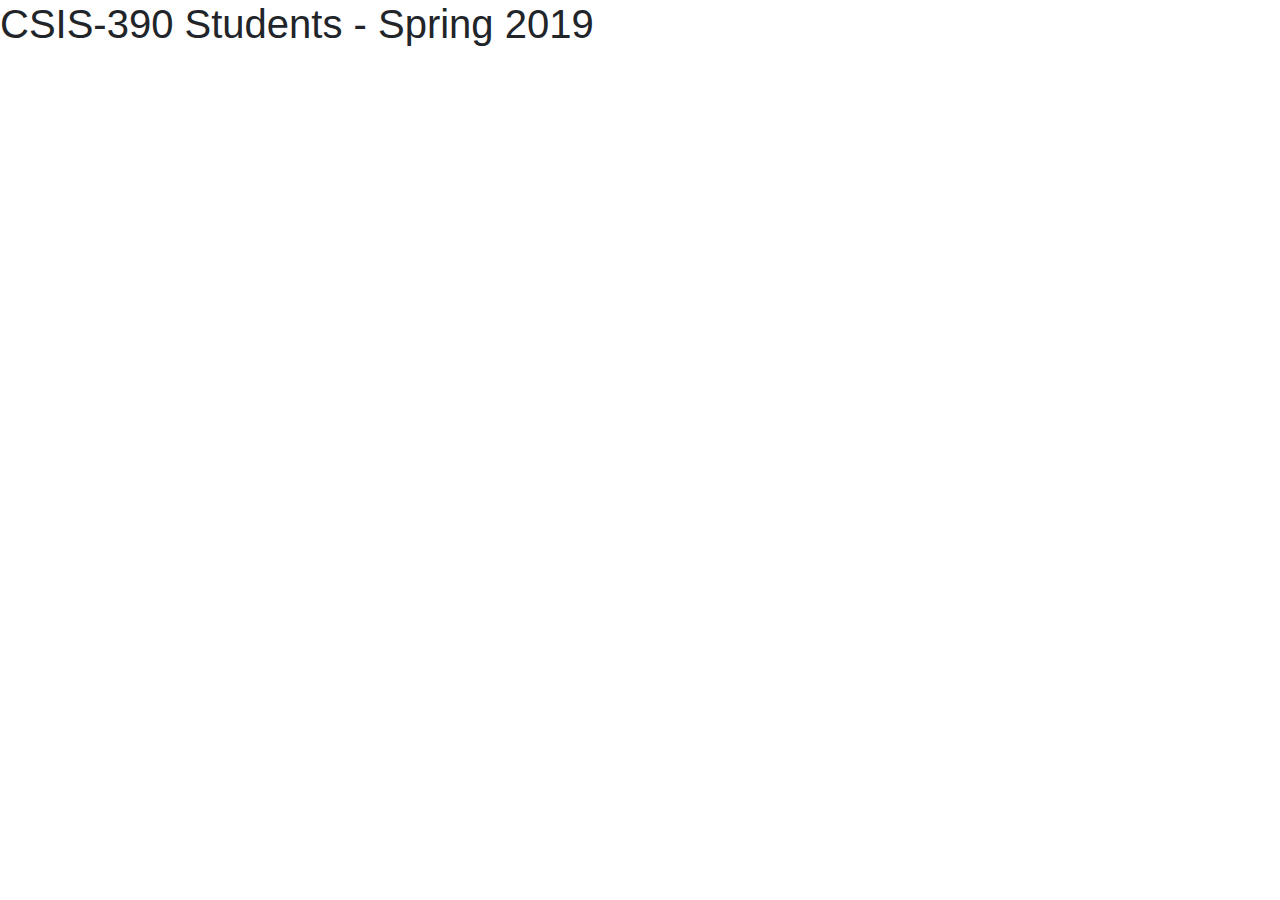
<file: students/home.html>
<!doctype html>
<html lang="en">
  <head>
    <!-- Required Meta Tags -->
    <meta charset="utf-8">
    <meta name="viewport" content="width=device-width, initial-scale=1, shrink-to-fit=no">

    <!-- CSS -->
    <link rel="stylesheet" href="https://maxcdn.bootstrapcdn.com/bootstrap/4.0.0/css/bootstrap.min.css">

    <title>CSIS-390 Students - Spring 2019</title>
  </head>
  <body>
	  
    <h1>CSIS-390 Students - Spring 2019</h1>

    <!--  JavaScript -->
    <script src="https://code.jquery.com/jquery-3.2.1.slim.min.js"></script>
    <script src="https://cdnjs.cloudflare.com/ajax/libs/popper.js/1.12.9/umd/popper.min.js"></script>
    <script src="https://maxcdn.bootstrapcdn.com/bootstrap/4.0.0/js/bootstrap.min.js"></script>
    
  </body>
</html>
</file>
